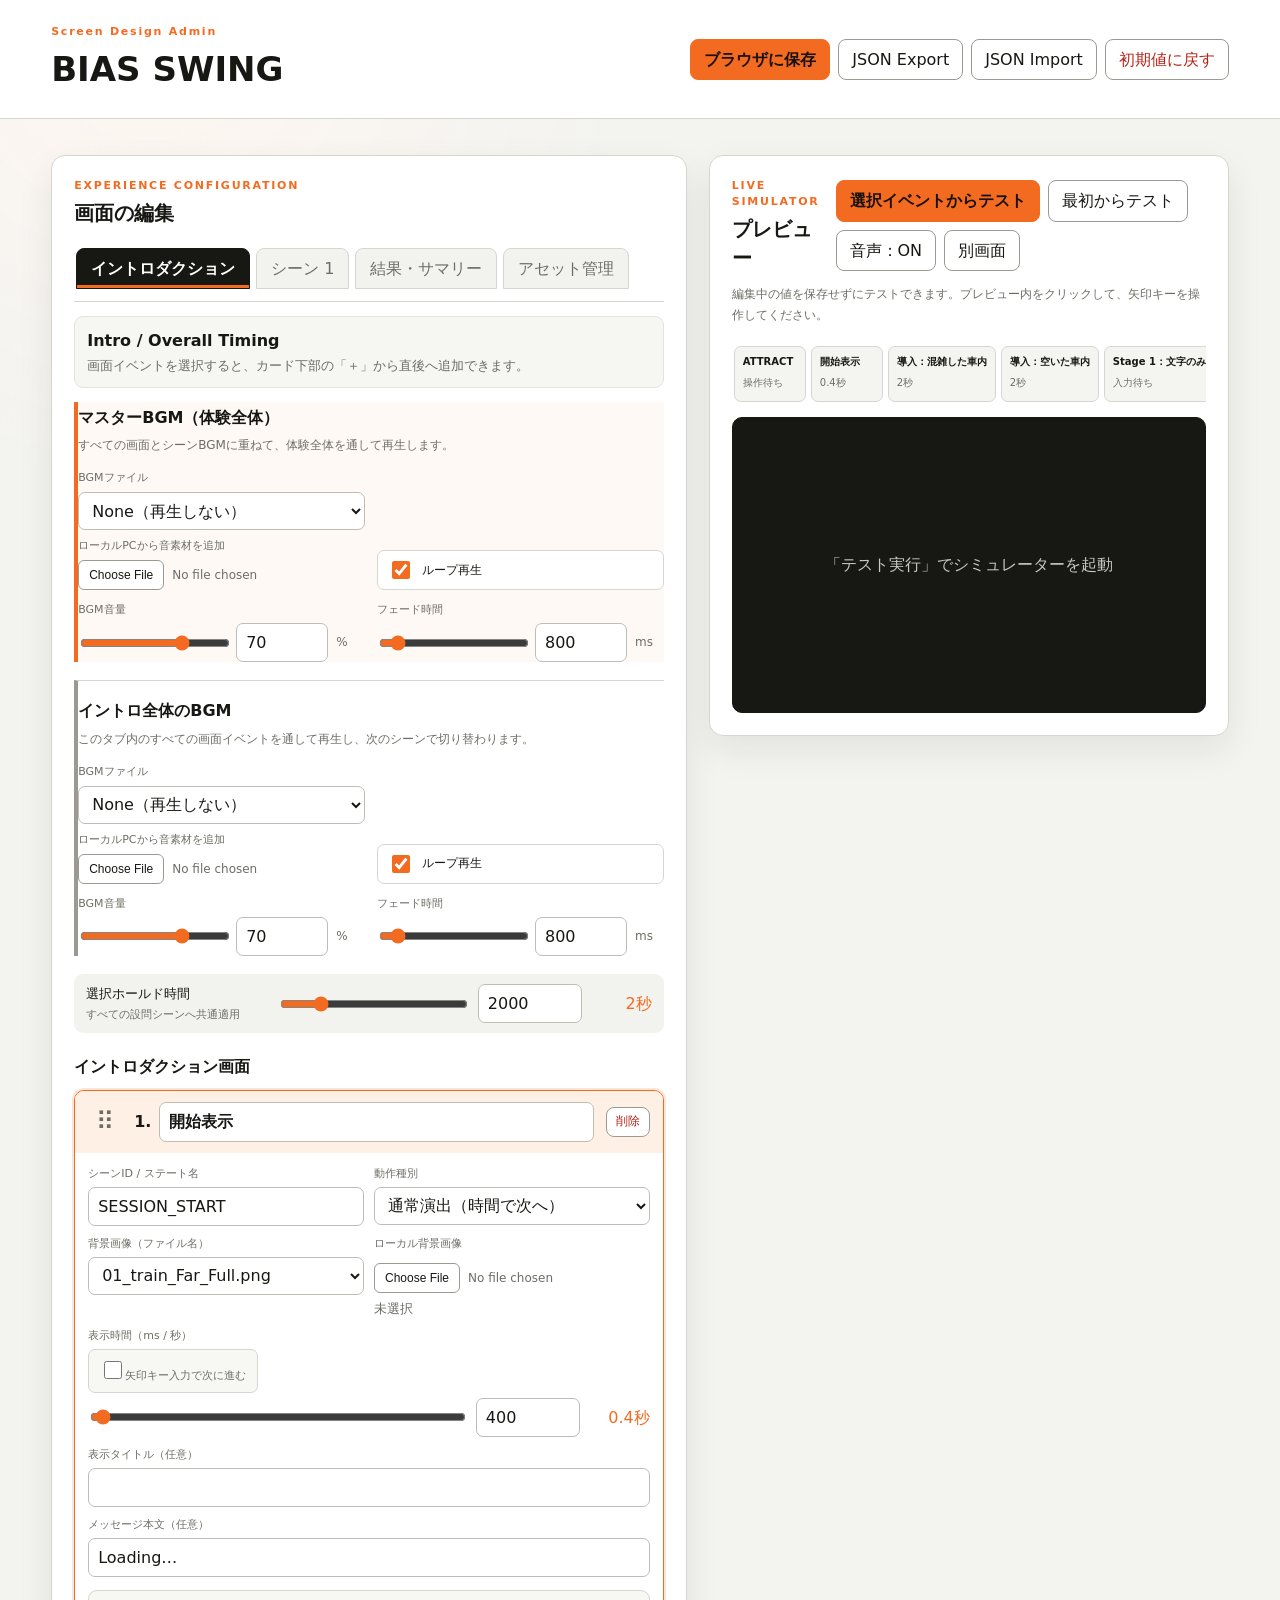
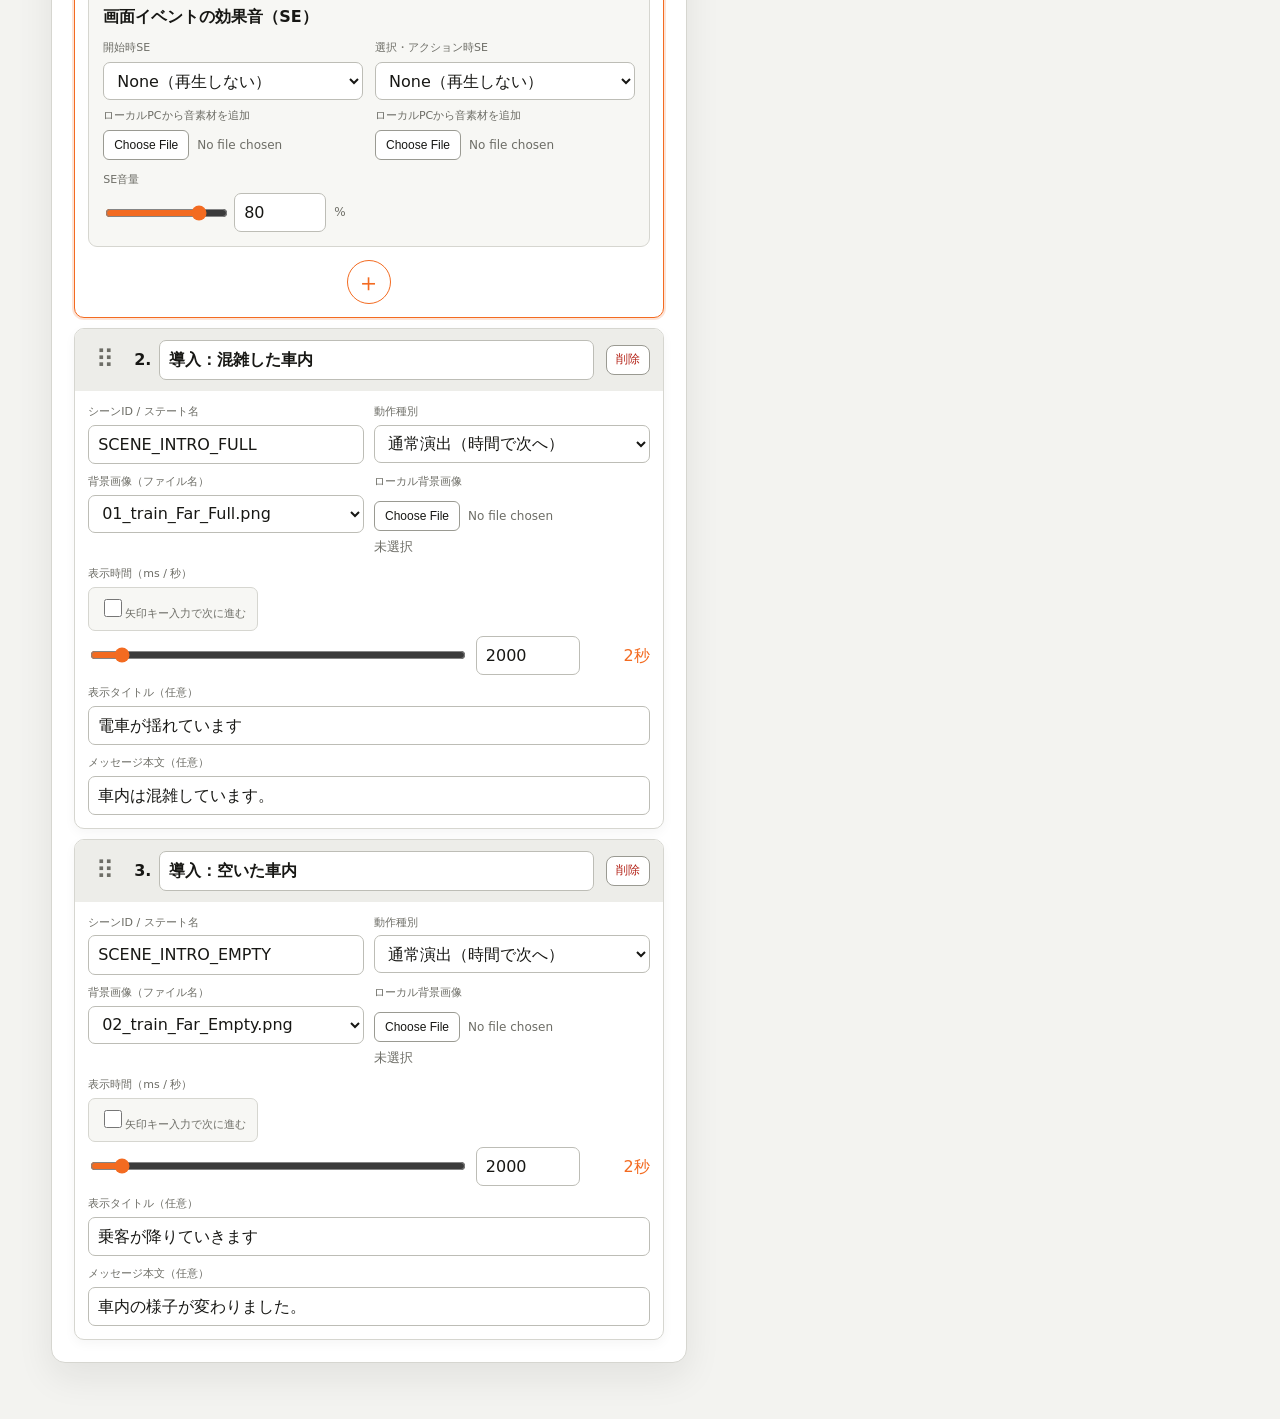
<file: admin.html>
<!doctype html>
<html lang="ja">
  <head>
    <meta charset="UTF-8" />
    <meta name="viewport" content="width=device-width, initial-scale=1.0" />
    <title>揺れる電車｜演出設定</title>
    <link rel="stylesheet" href="./admin.css" />
  </head>
  <body>
    <header class="admin-header">
      <div>
        <p class="eyebrow">Screen Design Admin</p>
        <h1>BIAS SWING</h1>
      </div>
      <nav class="header-actions" aria-label="設定操作">
        <button id="save-config" class="button button--primary" type="button">ブラウザに保存</button>
        <button id="export-config" class="button" type="button">JSON Export</button>
        <label class="button" for="import-config">JSON Import</label>
        <input id="import-config" type="file" accept="application/json,.json" hidden />
        <button id="reset-config" class="button button--danger" type="button">初期値に戻す</button>
      </nav>
    </header>

    <p id="status" class="status" role="status" aria-live="polite"></p>

    <main class="admin-layout">
      <div class="editor-column">
        <section class="panel config-workspace">
          <div class="panel__heading">
            <div>
              <p class="eyebrow">EXPERIENCE CONFIGURATION</p>
              <h2>画面の編集</h2>
            </div>
            <div id="question-scene-actions" class="header-actions"></div>
          </div>
          <div id="config-tabs" class="config-tabs" role="tablist" aria-label="設定カテゴリ"></div>
          <div id="tab-toolbar" class="tab-toolbar"></div>
          <div id="tab-editor" class="tab-editor" role="tabpanel"></div>
        </section>
      </div>

      <aside class="preview-column">
        <section class="panel panel--sticky">
          <div class="panel__heading">
            <div>
              <p class="eyebrow">LIVE SIMULATOR</p>
              <h2>プレビュー</h2>
            </div>
            <div class="preview-actions">
              <button id="run-preview" class="button button--primary" type="button">選択イベントからテスト</button>
              <button id="run-preview-all" class="button" type="button">最初からテスト</button>
              <button id="toggle-preview-audio" class="button" type="button" aria-pressed="false">音声：ON</button>
              <button id="open-preview" class="button" type="button">別画面</button>
            </div>
          </div>
          <p class="help">編集中の値を保存せずにテストできます。プレビュー内をクリックして、矢印キーを操作してください。</p>
          <div id="timeline" class="timeline" aria-label="画面遷移タイムライン"></div>
          <div class="preview-frame-wrap">
            <iframe id="preview-frame" title="揺れる電車 プレビュー"></iframe>
            <div id="preview-placeholder" class="preview-placeholder">「テスト実行」でシミュレーターを起動</div>
          </div>
        </section>
      </aside>
    </main>

    <script type="module" src="./admin.js"></script>
  </body>
</html>
</file>
<file: admin.css>
:root {
  color-scheme: light;
  font-family: Inter, "Noto Sans JP", system-ui, sans-serif;
  background: #f3f3f0;
  color: #171714;
  --panel: #ffffff;
  --panel-raised: #f2f2ef;
  --line: #d6d6d0;
  --line-strong: #9a9a92;
  --muted: #6d6d66;
  --accent: #f36b21;
  --accent-hover: #d9540d;
  --accent-dark: #fff0e6;
  --danger: #b42318;
}

* { box-sizing: border-box; }
::selection { background: #ffd3b8; color: #171714; }
body { margin: 0; min-width: 320px; background: radial-gradient(circle at 12% 0, #fff7f1, transparent 30rem), #f3f3f0; line-height: 1.45; }
body.is-transition-dragging::before,
body.is-transition-dragging::after {
  content: "";
  position: fixed;
  z-index: 40;
  left: 0;
  width: 100%;
  height: 72px;
  pointer-events: none;
}
body.is-transition-dragging::before { top: 0; background: linear-gradient(rgb(243 107 33 / 24%), transparent); }
body.is-transition-dragging::after { bottom: 0; background: linear-gradient(transparent, rgb(243 107 33 / 24%)); }
button, input, select { font: inherit; }

.admin-header {
  display: flex;
  justify-content: space-between;
  gap: 24px;
  align-items: center;
  padding: 24px clamp(18px, 4vw, 56px);
  border-bottom: 1px solid var(--line);
  background: rgba(255, 255, 255, .94);
  backdrop-filter: blur(16px);
  position: sticky;
  top: 0;
  z-index: 20;
}

h1, h2, h3, p { margin: 0; }
h1 { font-size: clamp(22px, 3vw, 34px); }
h2 { font-size: 20px; }
h3 { font-size: 16px; }
.eyebrow { margin-bottom: 5px; color: var(--accent); font-size: 11px; letter-spacing: .16em; font-weight: 800; }
.header-actions, .preview-actions { display: flex; flex-wrap: wrap; gap: 8px; }
.header-actions[hidden] { display: none; }
.button {
  display: inline-flex;
  align-items: center;
  justify-content: center;
  min-height: 38px;
  padding: 8px 13px;
  border: 1px solid var(--line-strong);
  border-radius: 8px;
  background: #ffffff;
  color: #171714;
  text-decoration: none;
  cursor: pointer;
  transition: border-color .16s ease, background .16s ease, color .16s ease, transform .16s ease;
}
.button:hover { border-color: var(--accent); background: var(--accent-dark); }
.button:active { transform: translateY(1px); }
.button:focus-visible { outline: 3px solid rgb(243 107 33 / 24%); outline-offset: 2px; }
.button:disabled { opacity: .4; cursor: not-allowed; }
.button--primary { background: var(--accent); border-color: var(--accent); color: #18110d; font-weight: 800; }
.button--primary:hover { background: var(--accent-hover); border-color: var(--accent-hover); color: #ffffff; }
.button--danger { color: var(--danger); }
.button--small { min-height: 30px; padding: 4px 9px; font-size: 12px; }
.status { min-height: 24px; padding: 4px clamp(18px, 4vw, 56px); color: var(--accent); font-size: 13px; }

.admin-layout {
  display: grid;
  grid-template-columns: minmax(560px, 1.1fr) minmax(420px, .9fr);
  gap: 22px;
  padding: 12px clamp(18px, 4vw, 56px) 56px;
}
.editor-column { display: grid; gap: 22px; }
.panel { padding: 22px; border: 1px solid var(--line); border-radius: 14px; background: var(--panel); box-shadow: 0 14px 36px rgb(23 23 20 / 8%); }
.panel--sticky { position: sticky; top: 116px; }
.panel__heading { display: flex; justify-content: space-between; align-items: center; gap: 16px; margin-bottom: 18px; }
.panel__heading > span, .help { color: var(--muted); font-size: 12px; }
.help { margin: -7px 0 16px; line-height: 1.7; }

.config-workspace { min-width: 0; }
.config-tabs { display: flex; gap: 6px; overflow-x: auto; padding: 2px 2px 12px; border-bottom: 1px solid var(--line); scrollbar-width: thin; }
.config-tab { flex: 0 0 auto; min-height: 40px; padding: 8px 14px; border: 1px solid var(--line); border-radius: 8px 8px 0 0; background: #f2f2ef; color: var(--muted); cursor: pointer; }
.config-tab:hover { color: #171714; border-color: var(--accent); background: var(--accent-dark); }
.config-tab.is-active { border-color: #171714; background: #171714; color: #ffffff; box-shadow: inset 0 -3px 0 var(--accent); font-weight: 800; }
.tab-toolbar { display: flex; justify-content: space-between; align-items: center; gap: 12px; margin: 14px 0; padding: 12px; border: 1px solid #e4e4df; border-radius: 9px; background: #f6f6f3; }
.tab-toolbar strong, .tab-toolbar small { display: block; }
.tab-toolbar small { margin-top: 3px; color: var(--muted); }
.tab-editor { display: grid; gap: 18px; }
.editor-section { display: grid; gap: 12px; padding-top: 4px; }
.editor-section + .editor-section { padding-top: 18px; border-top: 1px solid var(--line); }
.editor-section h3 { font-size: 16px; }
.editor-section__heading { display: flex; justify-content: space-between; align-items: center; gap: 12px; }
.scene-package-meta { padding: 14px; border: 1px solid var(--line); border-radius: 10px; background: #f7f7f4; }
.diagnosis-editor { display: grid; grid-template-columns: 9rem 1fr 2fr; gap: 10px; align-items: end; padding: 12px; border: 1px solid var(--line); border-radius: 9px; background: #f7f7f4; }
.diagnosis-editor h4 { margin: 0; align-self: center; color: var(--accent); }
.future-field-note { grid-column: 1 / -1; color: var(--muted); }
.empty-state { display: grid; justify-items: center; gap: 12px; padding: 20px; border: 1px dashed var(--line); border-radius: 9px; color: var(--muted); text-align: center; }

.timing-editor { display: grid; gap: 10px; }
.timing-row {
  display: grid;
  grid-template-columns: minmax(180px, 1fr) minmax(160px, 1.25fr) 104px 58px;
  align-items: center;
  gap: 12px;
  padding: 10px 12px;
  border-radius: 9px;
  background: var(--panel-raised);
}
.timing-row label { font-size: 13px; }
.timing-row small { display: block; margin-top: 3px; color: var(--muted); }
input[type="range"] { width: 100%; accent-color: var(--accent); }
input[type="number"], input[type="text"], select {
  width: 100%;
  min-height: 38px;
  padding: 7px 9px;
  border: 1px solid #bdbdb6;
  border-radius: 7px;
  background: #ffffff;
  color: inherit;
}
input[type="number"]:focus, input[type="text"]:focus, select:focus { outline: 2px solid rgb(243 107 33 / 24%); border-color: var(--accent); }
.seconds { color: var(--accent); font-variant-numeric: tabular-nums; text-align: right; }
.scene-config-card { overflow: hidden; border: 1px solid var(--line); border-radius: 10px; background: #ffffff; box-shadow: 0 4px 12px rgb(23 23 20 / 4%); }
.scene-config-card.is-selected { border-color: var(--accent); box-shadow: 0 0 0 2px rgb(243 107 33 / 18%); }
.scene-config-card.is-dragging { opacity: .45; }
.scene-config-card.is-drop-before { box-shadow: inset 0 4px 0 var(--accent); }
.scene-config-card.is-drop-after { box-shadow: inset 0 -4px 0 var(--accent); }
.scene-config-card__header { display: flex; justify-content: space-between; align-items: center; gap: 12px; padding: 11px 13px; background: #edede9; }
.scene-config-card.is-selected .scene-config-card__header { background: var(--accent-dark); }
.scene-config-card__drag-handle { display: grid; place-items: center; align-self: stretch; min-width: 34px; border: 1px solid transparent; border-radius: 7px; color: var(--muted); font-size: 25px; cursor: grab; user-select: none; }
.scene-config-card__drag-handle:hover { border-color: var(--accent); color: var(--accent); background: rgb(243 107 33 / 8%); }
.scene-config-card__drag-handle:active { cursor: grabbing; }
.scene-config-card__drag-handle:focus-visible { outline: 2px solid var(--accent); outline-offset: 2px; }
.scene-config-card__name { display: grid; grid-template-columns: auto minmax(10rem, 1fr); align-items: center; gap: 8px; min-width: 0; flex: 1; }
.scene-config-card__name input { min-height: 34px; font-weight: 700; }
.scene-config-card__actions { display: flex; flex-wrap: wrap; gap: 5px; }
.scene-config-card__fields { display: grid; grid-template-columns: repeat(2, minmax(0, 1fr)); gap: 10px; padding: 13px; }
.scene-config-card__fields .field--wide { grid-column: 1 / -1; }
.scene-config-card__question-settings { display: none; gap: 12px; margin: 0 13px 13px; padding: 14px; border: 1px solid var(--accent); border-radius: 9px; background: #fff9f5; }
.scene-config-card.is-selected .scene-config-card__question-settings { display: grid; }
.scene-config-card__question-settings > h4 { color: var(--accent); }
.scene-config-card__audio-settings { display: none; gap: 12px; margin: 0 13px 13px; padding: 14px; border: 1px solid var(--line); border-radius: 9px; background: #f7f7f4; }
.scene-config-card.is-selected .scene-config-card__audio-settings { display: grid; }
.scene-config-card__audio-settings > h4 { margin: 0; color: #171714; }
.audio-settings-grid { display: grid; grid-template-columns: repeat(2, minmax(0, 1fr)); gap: 12px; }
.audio-scope-settings { border-left: 4px solid var(--line-strong); }
.audio-scope-settings--master { border-left-color: var(--accent); background: #fff9f5; }
.audio-scope-settings__note { margin: -4px 0 4px; color: var(--muted); font-size: 12px; }
.audio-asset-field { display: grid; align-content: start; gap: 6px; }
.audio-asset-field > label:first-child { margin-bottom: 0; }
.audio-asset-field__upload-label { margin: 2px 0 0 !important; color: var(--muted); font-size: 11px; }
.audio-asset-field input[type="file"] { width: 100%; color: var(--muted); font-size: 12px; }
.audio-asset-field input[type="file"]::file-selector-button { margin-right: 8px; padding: 7px 10px; border: 1px solid var(--line-strong); border-radius: 6px; background: #fff; color: #171714; cursor: pointer; }
.audio-asset-field input[type="file"]::file-selector-button:hover { border-color: var(--accent); background: var(--accent-dark); }
.audio-loop-field { display: flex; align-items: center; gap: 9px; min-height: 38px; align-self: end; padding: 7px 10px; border: 1px solid var(--line); border-radius: 7px; background: #ffffff; color: #171714; font-size: 12px; cursor: pointer; }
.audio-loop-field input { width: 18px; height: 18px; accent-color: var(--accent); }
.audio-number-field__controls { display: grid; grid-template-columns: 1fr 92px auto; align-items: center; gap: 8px; }
.audio-number-field__controls > span { min-width: 1.8rem; color: var(--muted); font-size: 12px; }
.scene-config-card__insert { display: none; justify-content: center; padding: 0 13px 13px; }
.scene-config-card.is-selected .scene-config-card__insert { display: flex; }
.scene-config-card__insert-button {
  width: 44px;
  min-height: 44px;
  padding: 0;
  border: 1px solid var(--accent);
  border-radius: 50%;
  background: #ffffff;
  color: var(--accent);
  font-size: 25px;
  line-height: 1;
}
.scene-config-card__insert-button:hover { background: var(--accent); color: #17110d; }
.scene-duration__controls { display: grid; grid-template-columns: 1fr 104px 58px; align-items: center; gap: 12px; }
.scene-duration__note { display: block; margin: -1px 0 8px; color: var(--muted); font-size: 11px; }
.scene-advance-on-input {
  display: flex;
  width: fit-content;
  align-items: center;
  gap: 8px;
  margin: 0 0 10px;
  padding: 8px 11px;
  border: 1px solid var(--line);
  border-radius: 7px;
  background: #f7f7f4;
  color: var(--text);
  cursor: pointer;
}
.scene-advance-on-input input { width: 18px; height: 18px; accent-color: var(--accent); }
.scene-duration__controls input:disabled { cursor: not-allowed; opacity: .45; }
.scene-upload { display: grid; align-content: start; gap: 6px; }
.scene-upload input[type="file"], .illustration-upload input[type="file"] { width: 100%; color: var(--muted); font-size: 12px; }
.scene-upload input[type="file"]::file-selector-button, .illustration-upload input[type="file"]::file-selector-button { margin-right: 8px; padding: 7px 10px; border: 1px solid var(--line-strong); border-radius: 6px; background: #ffffff; color: #171714; cursor: pointer; }
.scene-upload input[type="file"]::file-selector-button:hover, .illustration-upload input[type="file"]::file-selector-button:hover { border-color: var(--accent); background: var(--accent-dark); }
.scene-upload__status { color: var(--muted); overflow-wrap: anywhere; }
.illustration-upload { display: grid; align-content: start; gap: 7px; padding: 10px; border: 1px solid var(--line); border-radius: 8px; background: #f7f7f4; }
.illustration-upload__preview { width: 100%; height: 150px; object-fit: contain; border: 1px solid var(--line); border-radius: 7px; background: linear-gradient(45deg, #eeeeea 25%, transparent 25%), linear-gradient(-45deg, #eeeeea 25%, transparent 25%), linear-gradient(45deg, transparent 75%, #eeeeea 75%), linear-gradient(-45deg, transparent 75%, #eeeeea 75%), #ffffff; background-position: 0 0, 0 8px, 8px -8px, -8px 0; background-size: 16px 16px; }

.asset-library-intro > p { color: var(--muted); font-size: 13px; }
.asset-registration-list { display: grid; grid-template-columns: repeat(2, minmax(0, 1fr)); gap: 12px; }
.asset-registration { display: grid; gap: 12px; padding: 14px; border: 1px solid var(--line); border-radius: 10px; background: #f7f7f4; }
.asset-registration h4 { margin: 0; color: var(--accent); }
.asset-registration__grid { display: grid; grid-template-columns: repeat(2, minmax(0, 1fr)); gap: 10px; }
.asset-registration__file { grid-column: 1 / -1; }
.asset-registration input[type="file"] { width: 100%; color: var(--muted); font-size: 12px; }
.custom-asset-list { display: grid; gap: 10px; }
.custom-asset-card { display: grid; grid-template-columns: 150px minmax(0, 1fr) auto; align-items: center; gap: 14px; padding: 12px; border: 1px solid var(--line); border-radius: 10px; background: #fff; }
.custom-asset-card__media { display: grid; place-items: center; min-height: 90px; overflow: hidden; border: 1px solid var(--line); border-radius: 8px; background: #f2f2ef; }
.custom-asset-card__media img { width: 100%; height: 110px; object-fit: contain; }
.custom-asset-card__media audio { width: 100%; min-width: 140px; }
.custom-asset-card__details { display: grid; gap: 6px; min-width: 0; }
.custom-asset-card__details code { color: var(--accent); font-weight: 800; overflow-wrap: anywhere; }
.custom-asset-card__details small { color: var(--muted); overflow-wrap: anywhere; }

.field label { display: block; margin-bottom: 5px; color: var(--muted); font-size: 11px; }
.stage-fields { display: grid; grid-template-columns: repeat(2, minmax(0, 1fr)); gap: 10px; }
.stage-fields .field--wide { grid-column: 1 / -1; }
.variant-block { padding: 12px; border: 1px dashed #b9b9b2; border-radius: 8px; background: #ffffff; }
.variant-block h4 { margin: 0 0 10px; color: var(--accent); }
.presentation-type-setting { display: grid; grid-template-columns: minmax(12rem, auto) minmax(16rem, 1fr); align-items: center; gap: 12px; padding: 13px; border: 1px solid #ffc39f; border-radius: 9px; background: var(--accent-dark); }
.presentation-type-setting label { color: var(--accent); font-size: 13px; font-weight: 800; }
.percentage-field { display: grid; grid-template-columns: 1fr auto; align-items: end; column-gap: 8px; }
.percentage-field label { grid-column: 1 / -1; }
.percentage-field > span { padding-bottom: 9px; color: var(--muted); }
.add-stage { margin: 0 12px 14px; width: calc(100% - 24px); }

.timeline { display: flex; gap: 5px; overflow-x: auto; padding: 5px 2px 15px; }
.timeline__item { flex: 0 0 auto; min-width: 72px; padding: 8px; border: 1px solid var(--line); border-radius: 7px; background: #f4f4f1; color: inherit; text-align: left; cursor: pointer; transition: .2s ease; }
.timeline__item:hover { border-color: var(--accent); background: var(--accent-dark); transform: translateY(-2px); }
.timeline__item:focus-visible { outline: 3px solid rgb(243 107 33 / 24%); outline-offset: 2px; }
.timeline__item strong { display: block; font-size: 10px; }
.timeline__item span { color: var(--muted); font-size: 10px; }
.timeline__item.is-active { color: #17110d; background: var(--accent); border-color: var(--accent); transform: translateY(-2px); }
.timeline__item.is-active span { color: #4f2915; }
.preview-frame-wrap { position: relative; aspect-ratio: 16 / 10; overflow: hidden; border: 1px solid #171714; border-radius: 10px; background: #171714; }
#preview-frame { width: 100%; height: 100%; border: 0; }
.preview-placeholder { position: absolute; inset: 0; display: grid; place-items: center; color: #c9c9c3; background: #171714; }
.preview-placeholder[hidden] { display: none; }

@media (max-width: 1050px) {
  .admin-layout { grid-template-columns: 1fr; }
  .panel--sticky { position: static; }
}
@media (max-width: 700px) {
  .admin-header { align-items: flex-start; flex-direction: column; }
  .timing-row { grid-template-columns: 1fr 86px 50px; }
  .timing-row label { grid-column: 1 / -1; }
  .stage-fields, .scene-config-card__fields { grid-template-columns: 1fr; }
  .audio-settings-grid { grid-template-columns: 1fr; }
  .scene-config-card__header { align-items: flex-start; flex-direction: column; }
  .scene-duration__controls { grid-template-columns: 1fr 86px 50px; }
  .tab-toolbar, .editor-section__heading { align-items: stretch; flex-direction: column; }
  .diagnosis-editor { grid-template-columns: 1fr; }
  .presentation-type-setting { grid-template-columns: 1fr; }
  .field--wide { grid-column: auto !important; }
  .asset-registration-list, .asset-registration__grid { grid-template-columns: 1fr; }
  .custom-asset-card { grid-template-columns: 1fr; align-items: stretch; }
}
</file>
